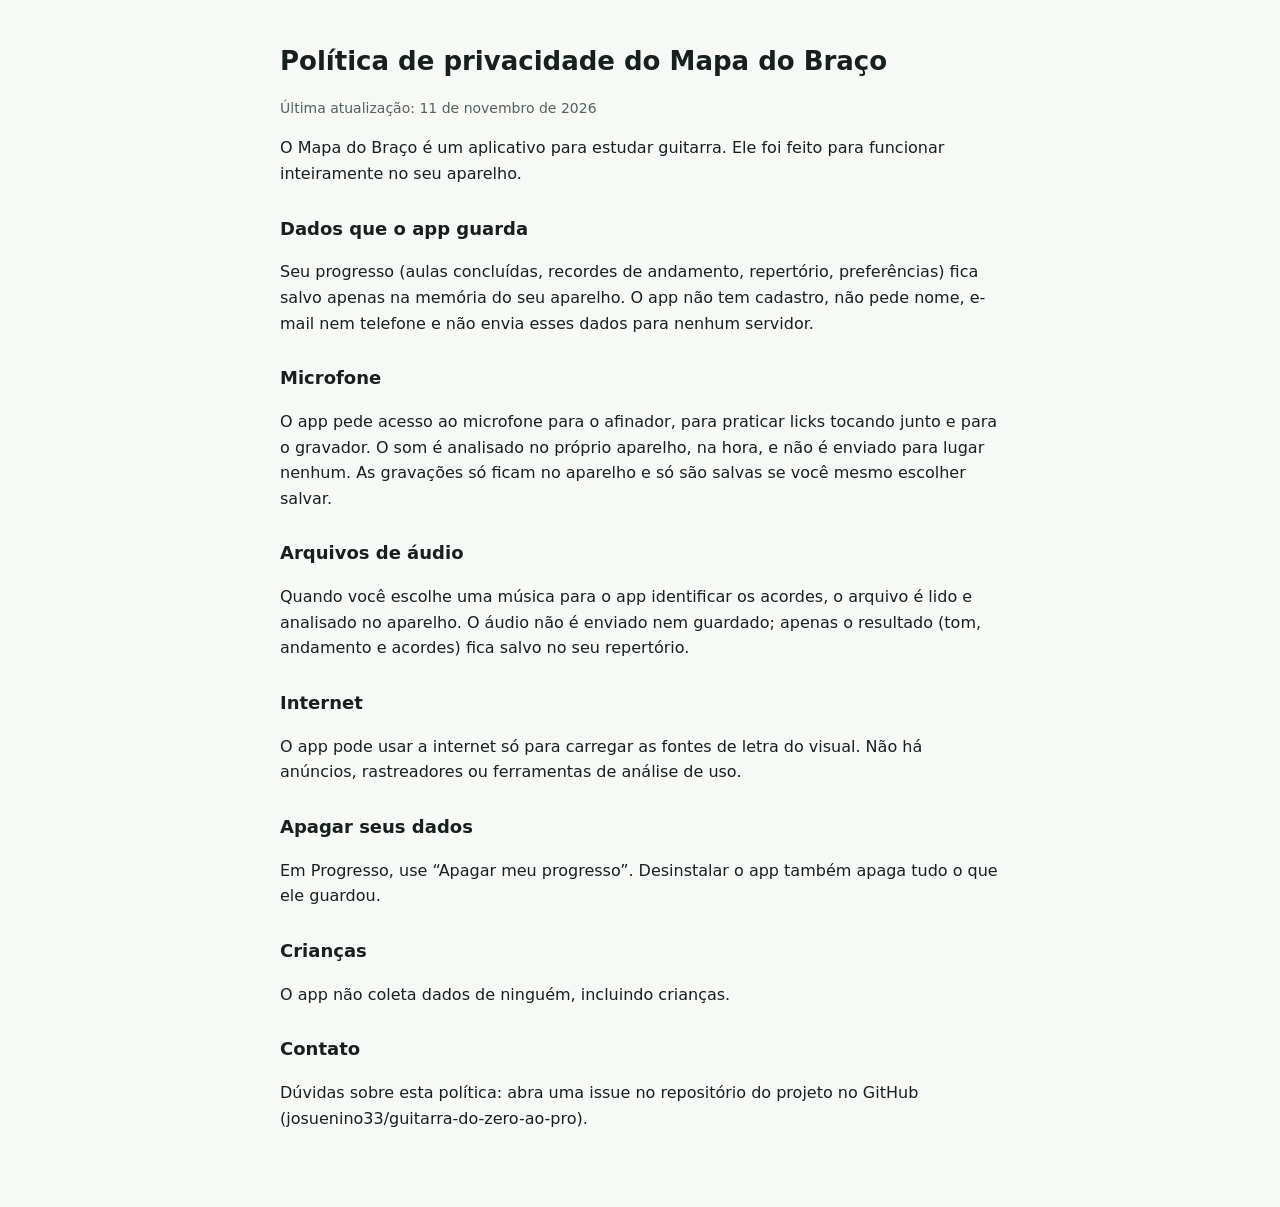
<file: privacidade.html>
<!doctype html>
<html lang="pt-BR">
<head>
<meta charset="utf-8">
<meta name="viewport" content="width=device-width,initial-scale=1">
<title>Mapa do Braço · Política de privacidade</title>
<style>
  body { font: 16px/1.6 system-ui, sans-serif; max-width: 720px; margin: 0 auto; padding: 24px 18px 60px; color: #17201C; background: #F7F9F7; }
  h1 { font-size: 26px; margin-bottom: 4px; } h2 { font-size: 18px; margin-top: 28px; }
  .small { color: #53625B; font-size: 14px; }
</style>
</head>
<body>
<h1>Política de privacidade do Mapa do Braço</h1>
<p class="small">Última atualização: 11 de novembro de 2026</p>

<p>O Mapa do Braço é um aplicativo para estudar guitarra. Ele foi feito para funcionar inteiramente no seu aparelho.</p>

<h2>Dados que o app guarda</h2>
<p>Seu progresso (aulas concluídas, recordes de andamento, repertório, preferências) fica salvo apenas na memória do seu aparelho. O app não tem cadastro, não pede nome, e-mail nem telefone e não envia esses dados para nenhum servidor.</p>

<h2>Microfone</h2>
<p>O app pede acesso ao microfone para o afinador, para praticar licks tocando junto e para o gravador. O som é analisado no próprio aparelho, na hora, e não é enviado para lugar nenhum. As gravações só ficam no aparelho e só são salvas se você mesmo escolher salvar.</p>

<h2>Arquivos de áudio</h2>
<p>Quando você escolhe uma música para o app identificar os acordes, o arquivo é lido e analisado no aparelho. O áudio não é enviado nem guardado; apenas o resultado (tom, andamento e acordes) fica salvo no seu repertório.</p>

<h2>Internet</h2>
<p>O app pode usar a internet só para carregar as fontes de letra do visual. Não há anúncios, rastreadores ou ferramentas de análise de uso.</p>

<h2>Apagar seus dados</h2>
<p>Em Progresso, use “Apagar meu progresso”. Desinstalar o app também apaga tudo o que ele guardou.</p>

<h2>Crianças</h2>
<p>O app não coleta dados de ninguém, incluindo crianças.</p>

<h2>Contato</h2>
<p>Dúvidas sobre esta política: abra uma issue no repositório do projeto no GitHub (josuenino33/guitarra-do-zero-ao-pro).</p>
</body>
</html>
</file>
